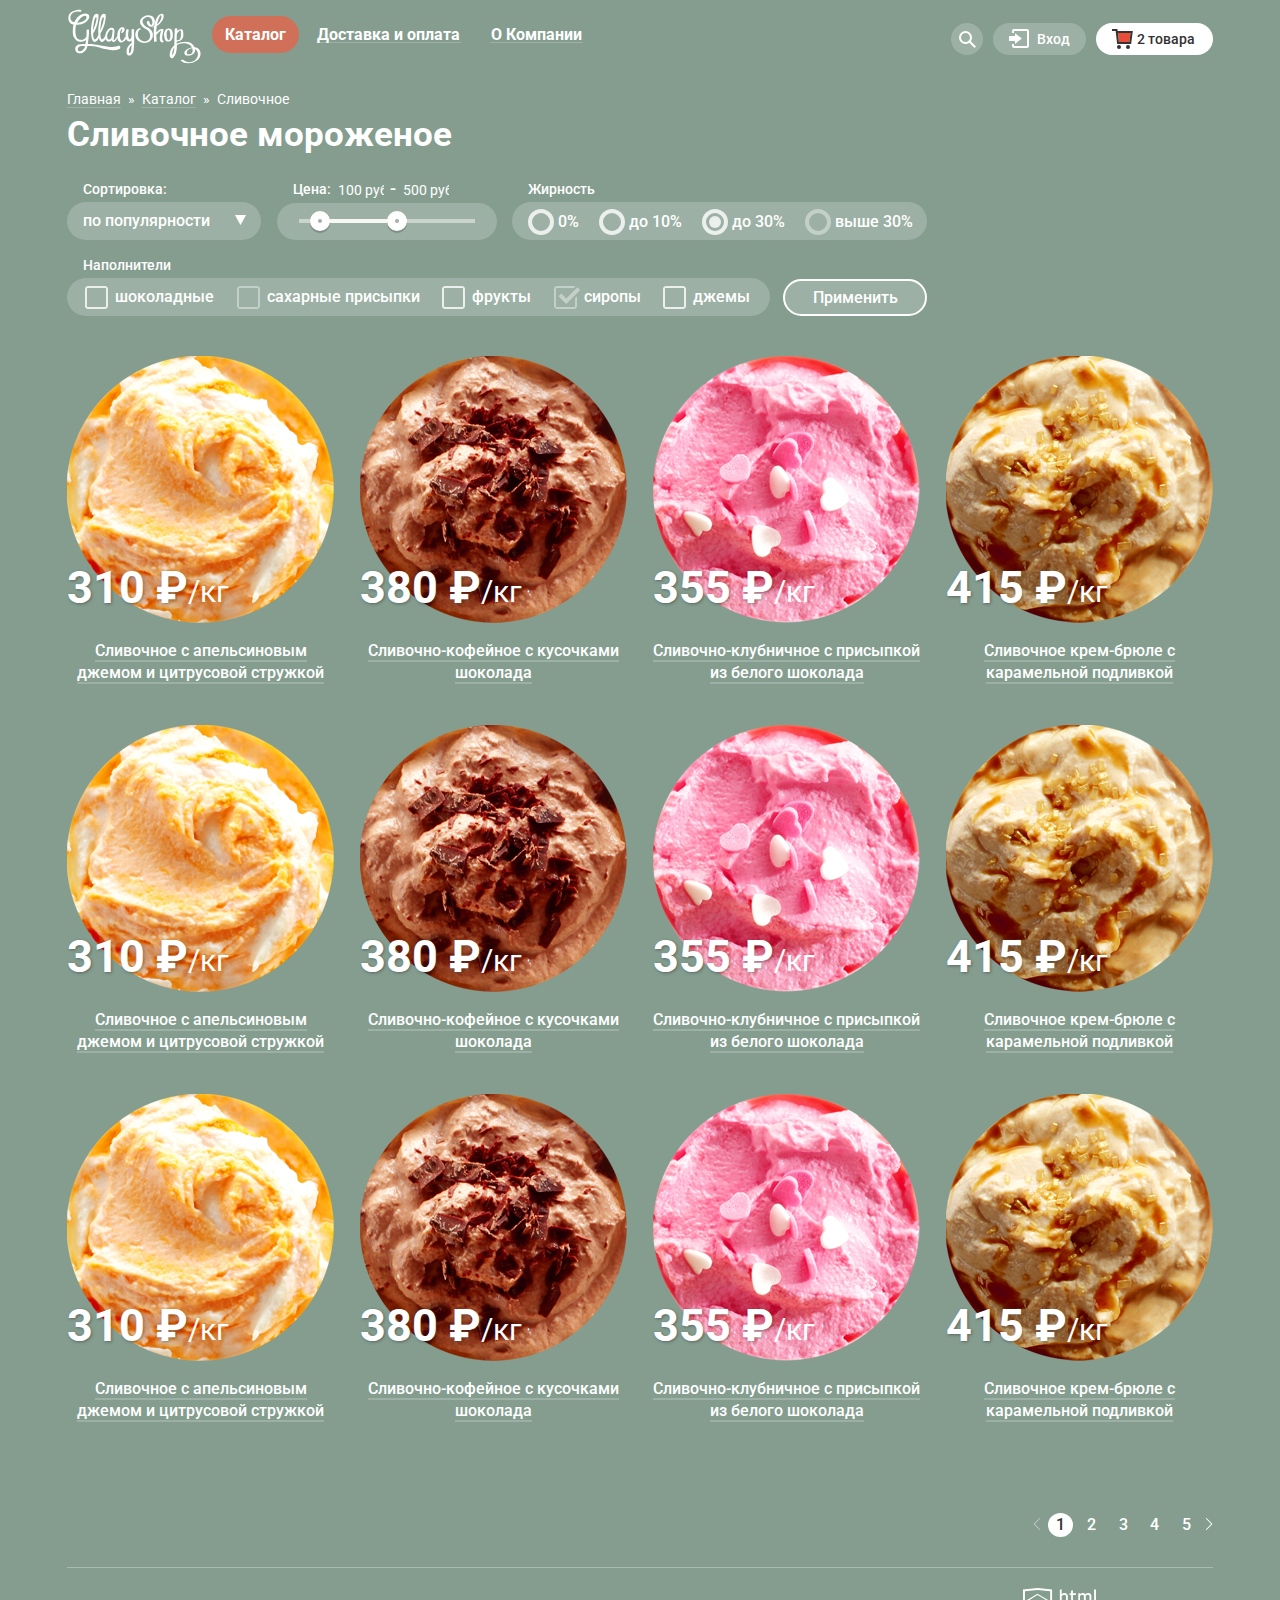
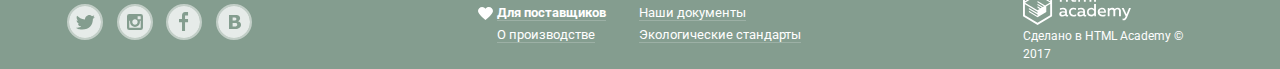
<file: catalog.html>
<html lang="ru">
    <head>
        <meta charset="utf-8">
        <title>Glacy</title>
        <link href="https://fonts.googleapis.com/css?family=Roboto:400,500,700&amp;subset=cyrillic-ext" rel="stylesheet">
        <link href="css/normalize.css" rel="stylesheet">
        <link href="css/style.css" rel="stylesheet">
    </head>
    <body class="inner-page">
        <header class="main-header">
            <a href="index.html">
            <img class="main-logo" src="img/Logo.svg" width="135" height="64" alt="Логотип">
            </a>
            <nav class="main-nav">
              <ul class="site-nav">
                <li>
                  <a class="current-page" href="#">Каталог</a>
                  <ul class="sub-menu">
                    <li class="new"><p>Новинки</p></li>
                    <li><a href="#">Сливочное</a></li>
                    <li><a href="#">Щербеты</a></li>
                    <li><a href="#">Фруктовый лед</a></li>
                    <li><a href="#">Мелорин</a></li>
                  </ul>
                </li>
                <li><a class="site-nav-a" href="#">Доставка и оплата</a></li>
                <li><a class="site-nav-a" href="#">О Компании</a></li>
              </ul>
              <ul class="user-nav">
                <li class="search-field">
                  <span class="visually-hidden">Поиск</span>
                  <p></p>
                  <ul class="search-list">
                    <li class="search-item">
                      <input class="search-input" type="text" name="search" id="id-search" placeholder="Что ищем?">
                      <label class="search-hidden" for="id-search">Что ищем?</label>
                    </li>
                  </ul>
                </li>
                <li class="login-field">
                  <p>Вход</p>
                  <ul class="login-list">
                    <li>
                      <form method="POST" action="https://echo.htmlacademy.ru">
                        <div class="login-item">
                          <input class="login-input" type="email" name="email" id="id-email" placeholder="Электронная почта">
                          <label class="login-hidden" for="id-email">Ваша электронная почта</label>
                        </div>
                        <div class="login-item">
                          <input class="login-input" type="password" name="password" id="id-password" placeholder="Пароль">
                          <label class="login-hidden" for="id-password">Ваш пароль</label>
                        </div>
                        <div class="form-buttons">
                          <button class="global-btn btn-sign-in" type="submit" >Войти</button>
                          <div class="form-a">
                            <a class="new-password" href="#">Забыли пароль?</a>
                            <a class="sign-up" href="#">Новая регистрация</a>
                          </div>
                        </div>
                      </form>
                    </li>
                  </ul>
                    
                </li>
                <li class="basket">
                  <p>2 товара</p>
                  <table class="basket-list">
                    <tr class="basket-item" >
                      <td class="basket-cell"><button class="btn-close"></button></td>
                      <td class="basket-cell basket-img-1"><img src="../img/bic1.png" width="33" height="33" alt="Товар №1"></td>
                      <td class="basket-cell basket-desc">Пломбир с апельсиновым джемом</td>
                      <td class="basket-cell basket-price">1,5 кг х <span>200 руб.</span></td>
                      <td class="basket-cell basket-total">300 руб.</td>
                    </tr>
                    <tr class="basket-item">
                      <td class="basket-cell"><button class="btn-close"></button></td>
                      <td class="basket-cell basket-img-2"><img src="../img/bic2.png" width="33" height="33" alt="Товар №2"></td>
                      <td class="basket-cell basket-desc">Клубничный пломбир с присыпкой из белого шоколада</td>
                      <td class="basket-cell basket-price">1,5 кг х <span>300 руб.</span></td>
                      <td class="basket-cell basket-total">450 руб.</td>
                    </tr>
                    <tr>
                      <td class="basket-total-price" colspan="5">Итого: 750 руб.</td></tr>
                    <tr>
                      <td class=" basket-checkout" colspan="5"><button class="global-btn basket-btn">Оформить заказ</button></td>
                    </tr>
                  </table>
                </li>
              </ul>
            </nav>
          </header>
          <main class="main">
            <ul class="breadcrumbs"> 
              <li><a href="index.html">Главная</a></li>
              <li><a href="#">Каталог</a></li>
              <li><p class="breadcrumbs-current">Сливочное</p></li>
            </ul>
            <h1>Сливочное мороженое</h1>
            <section>
              <h2 class="visually-hidden">Фильтры товаров</h2>
              <form class="filter" method="GET" action="https://echo.htmlacademy.ru">
                <div class="filter-wrapper">
                <fieldset class="filter-sorting">
                  <legend>Сортировка:</legend>
                  <select class="sorting">
                    <option value="">по популярности</option>
                    <option>сначала недорогие</option>
                    <option>сначала дорогие</option>
                    <option>по жирности</option>
                  </select>
                </fieldset>
                <fieldset class="filter-price-controls">
                  <div class="price-wrapper">
                    <legend>Цена:</legend>
                    <div class="min-max-price">
                      <label class="min-price"><input  type="text" value="100 руб."></label>
                      <label class="max-price">-<input  type="text" value="500 руб."></label>
                    </div>
                  </div>
                  <div class="price-controls">
                    <div class="scale">
                      <div class="bar"></div> 
                    </div>
                    <div class="range-toggle range-toggle-min"></div>
                    <div class="range-toggle range-toggle-max"></div>
                  </div>
                </fieldset>
                <fieldset class="filter-fattiness">
                  <legend>Жирность</legend>
                  <ul class="fattiness-list">
                    <li class="fattiness-item">
                      <input class="visually-hidden filter-input filter-input-radio" type="radio" 
                      name="fattiness" id="filter-0%">
                      <label for="filter-0%">0%</label>
                    </li>
                    <li class="fattiness-item">
                      <input class="visually-hidden filter-input filter-input-radio" type="radio" 
                      name="fattiness" id="filter-10%">
                      <label for="filter-10%">до 10%</label>
                    </li>
                    <li class="fattiness-item">
                      <input class="visually-hidden filter-input filter-input-radio" type="radio" 
                      name="fattiness" id="filter-30%" checked>
                      <label for="filter-30%">до 30%</label>
                    </li>
                    <li class="fattiness-item">
                      <input class="visually-hidden filter-input filter-input-radio" type="radio" 
                      name="fattiness" id="filter-more-30%"  disabled>
                      <label for="filter-more-30%">выше 30%</label>
                    </li>
                  </ul>
                </fieldset>
                <fieldset class="filter-options">
                  <legend>Наполнители</legend>
                  <ul class="options-list">
                    <li class="options-item">
                      <input class="visually-hidden filter-input filter-input-checkbox" type="checkbox" 
                      name="choco" id="filter-choco">
                      <label for="filter-choco">шоколадные</label>
                    </li>
                    <li class="options-item">
                      <input class="visually-hidden filter-input filter-input-checkbox" type="checkbox" 
                      name="crisps" id="filter-crisps" disabled>
                      <label for="filter-crisps">сахарные присыпки</label>
                    </li>
                    <li class="options-item">
                      <input class="visually-hidden filter-input filter-input-checkbox" type="checkbox" 
                      name="fruits" id="filter-fruit">
                      <label for="filter-fruit">фрукты</label>
                    </li>
                    <li class="options-item">
                      <input class="visually-hidden filter-input filter-input-checkbox" type="checkbox" 
                      name="syrups" id="filter-syrup" checked disabled>
                      <label for="filter-syrup">сиропы</label>
                    </li>
                    <li class="options-item">
                      <input class="visually-hidden filter-input filter-input-checkbox" type="checkbox" 
                      name="jams" id="filter-jam">
                      <label for="filter-jam">джемы</label>
                    </li>
                  </ul>
                </fieldset>
                <button class="inner-filter-btn" type="submit">Применить</button>
              </div>
              </form>
            </section>
            <section class="catalog-list">
              <h2 class="visually-hidden">Список товаров</h2>
              <ul class="popular-list">
                <li class="popular-item">
                  <b>310 ₽</b>
                  <p>/кг</p>
                  <h3 class="popular-item-type">
                    <a href="#">Сливочное с апельсиновым джемом и цитрусовой стружкой</a>
                </h3>
                <div class="hover-wrapper"></div>
                  <button class="global-btn fast-btn"><a href="#">Быстрый просмотр</a></button>
                </li>
                <li class="popular-item">
                    <b>380 ₽</b>
                    <p>/кг</p>
                    <h3 class="popular-item-type">
                      <a href="#">Сливочно-кофейное с кусочками шоколада</a>
                  </h3>
                  <div class="hover-wrapper"></div>
                  <button class="global-btn fast-btn"><a href="#">Быстрый просмотр</a></button>
                </li>
                <li class="popular-item">
                    <b>355 ₽</b>
                    <p>/кг</p>
                    <h3 class="popular-item-type">
                      <a href="#">Сливочно-клубничное с присыпкой из белого шоколада</a>
                  </h3>
                  <div class="hover-wrapper"></div>
                  <button class="global-btn fast-btn"><a href="#">Быстрый просмотр</a></button>
                </li>
                <li class="popular-item">
                    <b>415 ₽</b>
                    <p>/кг</p>
                    <h3 class="popular-item-type">
                      <a href="#">Сливочное крем-брюле с карамельной подливкой</a>
                  </h3>
                  <div class="hover-wrapper"></div>
                  <button class="global-btn fast-btn"><a href="#">Быстрый просмотр</a></button>
                </li>
                <li class="popular-item">
                  <b>310 ₽</b>
                  <p>/кг</p>
                  <h3 class="popular-item-type">
                    <a href="#">Сливочное с апельсиновым джемом и цитрусовой стружкой</a>
                </h3>
                <div class="hover-wrapper"></div>
                  <button class="global-btn fast-btn"><a href="#">Быстрый просмотр</a></button>
                </li>
                <li class="popular-item">
                    <b>380 ₽</b>
                    <p>/кг</p>
                    <h3 class="popular-item-type">
                      <a href="#">Сливочно-кофейное с кусочками шоколада</a>
                  </h3>
                  <div class="hover-wrapper"></div>
                  <button class="global-btn fast-btn"><a href="#">Быстрый просмотр</a></button>
                </li>
                <li class="popular-item">
                    <b>355 ₽</b>
                    <p>/кг</p>
                    <h3 class="popular-item-type">
                      <a href="#">Сливочно-клубничное с присыпкой из белого шоколада</a>
                  </h3>
                  <div class="hover-wrapper"></div>
                  <button class="global-btn fast-btn"><a href="#">Быстрый просмотр</a></button>
                </li>
                <li class="popular-item">
                    <b>415 ₽</b>
                    <p>/кг</p>
                    <h3 class="popular-item-type">
                      <a href="#">Сливочное крем-брюле с карамельной подливкой</a>
                  </h3>
                  <div class="hover-wrapper"></div>
                  <button class="global-btn fast-btn"><a href="#">Быстрый просмотр</a></button>
                </li>
                <li class="popular-item">
                  <b>310 ₽</b>
                  <p>/кг</p>
                  <h3 class="popular-item-type">
                    <a href="#">Сливочное с апельсиновым джемом и цитрусовой стружкой</a>
                </h3>
                <div class="hover-wrapper"></div>
                  <button class="global-btn fast-btn"><a href="#">Быстрый просмотр</a></button>
                </li>
                <li class="popular-item">
                    <b>380 ₽</b>
                    <p>/кг</p>
                    <h3 class="popular-item-type">
                      <a href="#">Сливочно-кофейное с кусочками шоколада</a>
                  </h3>
                  <div class="hover-wrapper"></div>
                  <button class="global-btn fast-btn"><a href="#">Быстрый просмотр</a></button>
                </li>
                <li class="popular-item">
                    <b>355 ₽</b>
                    <p>/кг</p>
                    <h3 class="popular-item-type">
                      <a href="#">Сливочно-клубничное с присыпкой из белого шоколада</a>
                  </h3>
                  <div class="hover-wrapper"></div>
                  <button class="global-btn fast-btn"><a href="#">Быстрый просмотр</a></button>
                </li>
                <li class="popular-item">
                    <b>415 ₽</b>
                    <p>/кг</p>
                    <h3 class="popular-item-type">
                      <a href="#">Сливочное крем-брюле с карамельной подливкой</a>
                  </h3>
                  <div class="hover-wrapper"></div>
                  <button class="global-btn fast-btn"><a href="#">Быстрый просмотр</a></button>
                </li>
              </ul>
              <ul class="pagination-list">
                <li><a class="pagination-btn pagination-btn-left"></a></li>
                <li><a class="pagination-item pagination-item-current" href="#">1</a></li>
                <li><a class="pagination-item" href="#">2</a></li>
                <li><a class="pagination-item" href="#">3</a></li>
                <li><a class="pagination-item" href="#">4</a></li>
                <li><a class="pagination-item" href="#">5</a></li>
                <li><a class="pagination-btn pagination-btn-right"></a></li>
              </ul>
            </section>
          </main>
          <footer class="footer-wrapper">
            <div class="social">
              <ul class="social-list">
                <li class="social-item"><a  href="#"><span class="visually-hidden">Twitter</span>
                  <svg class="svg-opacity" xmlns="http://www.w3.org/2000/svg" width="32" height="32" viewBox="0 0 32 32"><path fill="#FFF" d="M16 0C7.164 0 0 7.164 0 16c0 8.837 7.164 16 16 16 8.837 0 16-7.163 16-16 0-8.836-7.163-16-16-16zm7.944 12.809c-.251 6.516-3.463 10.832-10.992 10.702h-.486c-.447 0-4.543-.443-5.344-1.823 2.479.19 4.247-.406 5.12-1.136-1.048-.289-2.923-.461-3.251-2.848.384.104.618.221 1.299.113-1.307-.824-2.758-1.519-2.679-3.643.311.317 1.164.518 1.46.457-.768-.233-2.149-3.244-.974-4.781 1.984 1.79 4.075 3.482 7.804 3.643.227-2.214 1.24-3.699 3.168-4.325 1.84-.479 3.255.26 3.901 1.138.737-.224 1.453-.466 2.193-.685-.004.833-.569 1.463-.935 1.709.747.165 1.423-.475 1.423-.475-.184.963-1.094 1.725-1.707 1.954z"/></svg>
                </a></li>
                <li class="social-item"><a  href="#"><span class="visually-hidden">Instagram</span>
                  <svg class="svg-opacity" xmlns="http://www.w3.org/2000/svg" width="32" height="32" viewBox="0 0 32 32"><g fill="#FFF"><path d="M20.916 16a4.938 4.938 0 1 1-9.877 0c0-.394.051-.773.138-1.14h-.897v6.838h11.396V14.86h-.897c.086.367.137.746.137 1.14z"/><path d="M15.978 18.659c1.466 0 2.659-1.193 2.659-2.659s-1.193-2.659-2.659-2.659c-1.466 0-2.659 1.193-2.659 2.659s1.192 2.659 2.659 2.659zM18.637 10.302h3.039v3.039h-3.039z"/><path d="M16 0C7.164 0 0 7.164 0 16c0 8.837 7.164 16 16 16 8.837 0 16-7.163 16-16 0-8.836-7.163-16-16-16zm7.955 21.698a2.285 2.285 0 0 1-2.279 2.279H10.279A2.285 2.285 0 0 1 8 21.698V10.302a2.286 2.286 0 0 1 2.279-2.279h11.396a2.286 2.286 0 0 1 2.279 2.279v11.396z"/></g></svg>
                </a></li>
                <li class="social-item"><a  href="#"><span class="visually-hidden">Facebook</span>
                  <svg class="svg-opacity" xmlns="http://www.w3.org/2000/svg" width="32" height="32" viewBox="0 0 32 32"><path fill="#FFF" d="M16 0C7.164 0 0 7.163 0 16s7.164 16 16 16c8.837 0 16-7.164 16-16S24.837 0 16 0zm4.062 9.455h-3.021v3.444h3.021v3.445h-3.021v8.61H14.02v-8.61H11v-3.445h3.021V9.455c0-1.902 1.353-3.445 3.021-3.445h3.021v3.445z"/></svg>
                </a></li>
                <li class="social-item"><a  href="#"><span class="visually-hidden">Vkontakte</span>
                  <svg class="svg-opacity" xmlns="http://www.w3.org/2000/svg" width="32" height="32" viewBox="0 0 32 32"><g fill="#FFF"><path d="M16.637 14.495c.402-.019.719-.082.951-.188.326-.145.54-.33.641-.559.101-.229.15-.496.15-.797 0-.232-.058-.465-.174-.697-.116-.232-.322-.405-.617-.517-.264-.1-.592-.155-.984-.165a76.242 76.242 0 0 0-1.652-.014h-.339v2.965h.565c.571 0 1.057-.009 1.459-.028zM18.118 17.084c-.282-.081-.672-.125-1.166-.132a127.97 127.97 0 0 0-1.55-.009h-.79v3.493h.264c1.014 0 1.74-.003 2.18-.009a3.2 3.2 0 0 0 1.212-.245c.377-.157.633-.364.774-.625s.214-.562.214-.9c0-.446-.088-.788-.261-1.03-.17-.241-.464-.423-.877-.543z"/><path d="M16 0C7.164 0 0 7.164 0 16c0 8.837 7.164 16 16 16 8.837 0 16-7.163 16-16 0-8.836-7.163-16-16-16zm6.602 20.531a3.73 3.73 0 0 1-1.124 1.327c-.552.415-1.161.71-1.823.886s-1.501.264-2.519.264h-6.121V8.987h5.443c1.13 0 1.957.038 2.48.113a5.126 5.126 0 0 1 1.561.5c.533.27.929.632 1.189 1.087.26.455.392.975.392 1.558 0 .678-.179 1.278-.536 1.795-.358.518-.863.92-1.517 1.208v.075c.917.182 1.642.559 2.179 1.13.537.571.807 1.325.807 2.261 0 .678-.138 1.283-.411 1.817z"/></g></svg>
                </a></li>
              </ul>
            </div>
            <ul class="useful-list">
              <li class="useful-item useful-item-bold"><a href="#">Для поставщиков</a></li>
              <li class="useful-item"><a href="#">Наши документы</a></li>
              <li class="useful-item"><a href="#">О производстве</a></li>
              <li class="useful-item"><a href="#">Экологические стандарты</a></li>
            </ul>
            <ul class="copyright">
              <li class="coop-item"><a class="coop-logo" href="htmlacademy.ru"><span class="visually-hidden">htmlacademy</span></a></li>
              <li class="coop-item">Сделано в <a href="htmlacademy.ru">HTML Academy</a> © 2017</li>
            </ul>
          </footer>
    </body>
    </html>
</file>
<file: css/style.css>
body  {
  font-family: 'Roboto', 'Arial', sans-serif;
  font-size: 18px;
  line-height: 1.2;
  background-color: #849d8f;
  color: black;
}

a { 
text-decoration: none;
}

* {
  outline: none;
  box-sizing: border-box;
}

.visually-hidden:not(:focus):not(:active),
input[type="checkbox"].visually-hidden,
input[type="radio"].visually-hidden {
  
  position: absolute;
  
  width: 1px;
  height: 1px;
  margin: -1px;
  border: 0;
  padding: 0;
  
  white-space: nowrap;
  
  clip-path: inset(100%);
  clip: rect(0 0 0 0);
  overflow: hidden;
}



body > input[type="radio"] {
  display: none;
}

.site-wrapper {
  min-width: 1200px;
  
  background-color: #849d8f;
  background-image: url("../img/slide-3.png");
  background-repeat: no-repeat;
  background-position: top center;

  transition: background-image 500ms ease, background-color 500ms ease; 
  -moz-transition: background-image 500ms ease, background-color 500ms ease;
}

.site-wrapper::before,
.site-wrapper::after {
  content: "";
  visibility: hidden;
}

.site-wrapper::before,
.site-wrapper::after {
  background-image: url("slide-1.png");
}

.site-wrapper::after {
  background-image: url("slide-2.png");
}

.content-wrapper {
  width: 1200px;
  margin: 0 auto;
  padding: 0 27px;
}

.slider {
  position: relative;

  padding-top: 270px;

  text-align: center;
  color: #fff;
  margin-bottom: 30px;
}

.slide {
  display: none;
}
.slide-title {
  width: 700px;
  margin: 0 auto;
  margin-bottom: 30px;

  font-weight: 800;
  font-size: 60px;
}

.global-btn{
  display: inline-block;
  vertical-align: top;
  color: #fff;
  font-size: 18px;
  font-weight: 700;
  line-height: 24px;
  text-decoration: none;
  text-shadow: 0 2px 5px rgba(160, 32, 11, 0,76);
  background: #f26843;
  background: -moz-linear-gradient(top, #f26843 0%, #e74a35 100%);
  background: -webkit-linear-gradient(top, #f26843 0%, #e74a35 100%);
  background: linear-gradient(to bottom, #f26843 0%, #e74a35 100%);
  border-radius: 100px;
  box-shadow: 0 2px 2px rgba(172, 16, 0, 0.64);
  border: none;
}

.slide-btn  {
  display: inline-block;
  padding: 12px 0;
  font-weight: 600;
  font-size: 31px;
  line-height: 41px;
  vertical-align: top;
  color: #fff;
  text-decoration: none;
  text-shadow: 0 2px 5px rgba(160, 32, 11, 0,76);
  background: #f26843;
  border-radius: 100px;
  box-shadow: 0 2px 2px rgba(172, 16, 0, 0.64);
  width: 280px;
  height: 64px;
  box-shadow: 0 2px 2px rgba(172, 16, 0, 0.64);
  background-color: #ffffff;
  background-image: linear-gradient(to top, #e74a35 0%, #f26843 100%);
}

.slide-btn:hover,
.global-btn:hover {
  background: -moz-linear-gradient(top, #f58669 0%, #ec6f5e 100%);
  background: -webkit-linear-gradient(top, #f58669 0%, #ec6f5e 100%);
  background: linear-gradient(to bottom, #f58669 0%, #ec6f5e 100%);
  box-shadow: 0 2px 2px rgba(172, 16, 0, 1);
}

.slide-btn:active,
.global-btn:active {
  background: -moz-linear-gradient(top, #d84732 0%, #e1613e 100%);
  background: -webkit-linear-gradient(top, #d84732 0%, #e1613e 100%);
  background: linear-gradient(to bottom, #d84732 0%, #e1613e 100%);
  box-shadow: inset 0 2px 2px rgba(172, 16, 0, 1);

}

.slider-controls {
  position: absolute;
  bottom: 25px;
  left: 0;
  z-index: 20;
  font-size: 0;
}
.slider-controls label {
  display: inline-block;
  width: 17px;
  height: 17px;
  margin-right: 8px;
  vertical-align: top;
  background-color: transparent;
  border: 2px solid #fff;
  border-radius: 50%;
  cursor: pointer;
}

#btn-1:checked ~ .site-wrapper #slide1,
#btn-2:checked ~ .site-wrapper #slide2,
#btn-3:checked ~ .site-wrapper #slide3 {
  display: block;
}

#btn-1:checked ~ .site-wrapper {
  background-color: #849d8f;
  background-image: url("../img/slide-3.png");
}
#btn-2:checked ~ .site-wrapper {
  background-color: #8996a6;
  background-image: url("../img/slide-2.png");
}

#btn-3:checked ~ .site-wrapper {
  background-color: #9d8d84;
  background-image: url("../img/slide-1.png");
}


#btn-1:checked ~ .site-wrapper label[for="btn-1"],
#btn-2:checked ~ .site-wrapper label[for="btn-2"],
#btn-3:checked ~ .site-wrapper label[for="btn-3"] {
  background-color: #fff;;
}

.basket {
  margin-bottom: 20px;
}

.contacts {
  display: flex;
  flex-direction: column;
  align-items: flex-end;
  color: #fff;
}

.contacts p {
  margin: 0;
}

.contacts .work-time {
  margin-bottom: 6px;
  font-size: 14px;
  font-weight: 700;
  line-height: 16px;
}

.contacts .phone {
  font-size: 22px;
  font-weight: 700;
  line-height: 24px
}

.main-header {
  display: flex;
}
.main-header  .main-logo {
  padding-top: 9px;
  margin-right: 10px;
}

.inner-page .main-header {
  margin-bottom: 16px;
}

.main-nav {
  display: flex;
  flex-direction: row;
  justify-content: space-between;
  width: 100%;
 
}

.site-nav {
  display: flex;
  position: relative;
  justify-content: left;
  margin: 0;
  margin-top: 23px;
  padding: 0;
  list-style: none;
  width: 500px;
}

.site-nav li a {
  font-size: 16px;
  font-weight: 700;
  line-height: 18px;
  color: #fff;
}


.user-nav {
  display: flex;
  margin: 0;
  padding: 0;
  margin-top: 23px;
  width: 262px;
  list-style: none;
  font-size: 14px;
  font-weight: 500;
  line-height: 16px;
  color: #fff;
  
}

.user-nav li p {
  position: relative;
  background-color: rgba(255, 255, 255, 0.2);
  border-radius: 100px;
  margin: 0;
}

.user-nav li p {
  margin-right: 10px;
}

.user-nav .search-field p {
  width: 32px;
  height: 32px;
  background-image: url("../img/loupe.svg");
  background-repeat: no-repeat;
  background-position: center;
}

.user-nav .login-field p {
  width: 93px;
  height: 32px;
  padding: 8px 17px 9px 44px;
}


.user-nav .login-field  p::before {
  content: "";
  position: absolute;
  top: 6px;
  left: 16px;
  width: 21px;
  height: 19px;
  background-image: url("../img/entrance-white.svg");
  background-repeat: no-repeat;
  background-position: 0 0;
}

.user-nav .login-field p:hover::before {
  background-image: url("../img/entrance.svg");
}

.user-nav .login-field p:hover {
  background-color: #fff;
  color: #000;
}


.user-nav .basket  p {
  width: 117px;
  height: 32px;
  padding: 8px 16px 9px 41px;
  margin-right: 0;
}

.user-nav .basket p::before {
  content: "";
  position: absolute;
  top: 6px;
  left: 16px;
  width: 21px;
  height: 20px;
  background-image: url("../img/basket.svg");
  background-repeat: no-repeat;
  background-position: 0 0;
}

.search-field {
  position: relative; 
}

.search-list {
  display: none;
  padding: 0;
  position: absolute;
  top: 36;
  right: 10;
  list-style: none;
  z-index: 100;
}

.search-field:hover .search-list {
  display: block;
}

.search-field:hover p {
  background-image: url("../img/loupe-hover.svg");
  background-color: #fff;
}

.search-list .search-item {
  padding: 20px 15px;
  box-shadow: 0 20px 20px rgba(0, 0, 0, 0.4);
  background-color: #f8f7f4;
  border-radius: 5px;
}

.search-input {
  width: 311px;
  padding: 15px;
  border: 1px solid #d3d3d2;
  border-radius: 4px;
  color: #999999;
  font-size: 14px;
  font-weight: 400;
  line-height: 14px;
}

.search-input:focus::placeholder {
  color: transparent;
}

.search-input:focus {
  border: 2px solid rgba(46, 136, 228, 0.52);
  padding: 14px;
  color: #323232;
  font-size: 14px;
  font-weight: 700;
  line-height: 14px;
}

.search-input:focus + label {
  display: block;
}

.search-hidden {
  display: none;
  position: absolute;
  top: 7;
  left: 15;
  color: #5b9ddf;
  font-size: 11px;
  font-weight: 400;
  line-height: 11px;
  padding-left: 15px;
  
}

.login-field {
  position: relative;
}

.login-list form {
  margin-bottom: 0;
}

.login-list {
 display: none;
  position: absolute;
  top: 36;
  right: 10;
  padding: 0;
  padding: 20px 17px 22px 19px;
  list-style: none;
  width: 277px;
  box-shadow: 0 20px 20px rgba(0, 0, 0, 0.4);
  background-color: #f8f7f4;
  border-radius: 5px;
  z-index: 100;
}

.login-field:hover .login-list {
  display: block;
}

.login-item {
  margin-bottom: 20px;
}

.login-input {
  width: 241px;
  padding: 15px;
  border: 1px solid #d3d3d2;
  border-radius: 4px;
  color: #999999;
  font-size: 14px;
  font-weight: 400;
  line-height: 14px;
}

.login-hidden{
  display: none;
  position: absolute;
  top: 7;
  left: 20;
  color: #5b9ddf;
  font-size: 11px;
  font-weight: 400;
  line-height: 11px;
  padding-left: 15px;
}

.login-item:nth-child(2) .login-hidden {
  top: 76;
}

.form-buttons {
  display: flex;
  flex-wrap: wrap;
  position: relative;
}

.form-a {
  display: flex;
  flex-direction: column;
}

.btn-sign-in {
  box-sizing: content-box;
  padding: 16px 25px 14px 25px;
  width: 50px;
  color: #fefefe;
  margin-right: 20px;
}

.login-list a {
  color: #323232;
  font-size: 13px;
  font-weight: 400;
  line-height: 24px; 
}

.new-password::after {
  content: "";
  position: absolute;
  height: 1px;
  top: 19px;
  left: 120;
  right: 21px;
  background-color: rgba(0, 0, 0, 0.3);
}

.sign-up::after {
  content: "";
  position: absolute;
  height: 1px;
  top: 43;
  left: 120;
  right: 3px;
  background-color: rgba(0, 0, 0, 0.3);
}
/* 
.login-field:hover p {
  background-color: #fff;
  color: #000;
} */


.login-input:focus::placeholder {
  color: transparent;
}

.login-input:focus + label {
  display: block;
}

.login-input:focus {
  border: 2px solid rgba(46, 136, 228, 0.52);
  padding: 14px;
  color: #323232;
  font-size: 14px;
  font-weight: 700;
  line-height: 14px;
}

.sub-menu {
  position: absolute;
  list-style: none;
  left: -7px;
  top: 34px;
  margin: 0;
  padding: 0;
  width: 143px;
  box-shadow: 0 20px 20px rgba(0, 0, 0, 0.4);
  background-color: #f8f7f4;
  border-radius: 4px;
  z-index: 100;
  display: none;
}

.site-nav li {
  margin-right: 5px;
}

.site-nav li a {
  position: relative;
  padding: 9px 13px;

}

.site-nav li a::after {
  content: "";
  position: absolute;
  right: 12px;
  bottom: 10px;
  left: 12px;
  height: 1px;
  background-color: rgba(255, 255, 255, 0.2);
}

.site-nav li:hover a,
.site-nav li:focus a {
  color: #323232;
  background-color: #f7f6f3;
  border-radius: 100px;
  margin-right: 0;
}

.site-nav li a:active {
  color: #323232;
  background-color: #f7f6f3;
  border-radius: 100px;
  margin-right: 0;
  box-shadow: inset 0 2px 1px #696969; 
}

.sub-menu li:hover  a {
  background-color: #fbded8;
  border-radius: 0;
  box-shadow: none;
}

.sub-menu li:active  a {
  background-color: #f6b5a5;
}

.sub-menu li {
  margin: 0;
  text-decoration: none;
}
.sub-menu li a {
  display: block;
  padding: 10px 20px;
  
  color: #323232;
  font-size: 14px;
  font-weight: 400;
  line-height: 16px;
}

.site-nav li:hover .sub-menu {
  display: block;
}

.sub-menu .new p {
  margin: 0;
  padding: 0;
  padding: 14px 21px;
  font-size: 14px;
  font-weight: 700;
  line-height: 16px;
  border-radius: 4px;

}
.site-nav li {
  position: relative;
  
}

.sub-menu .new p::after {
  content: "";

  position: absolute;
  width: 128px;
  top: 98%;
  left: 6px;
  height: 1px;
  background-color: rgba(0, 0, 0, 0.2);
} 



.sub-menu li:last-child {
  padding-bottom: 5px;
}

.current-page {
  color: #fff;
  border-radius: 100px;
  background-color: #d07058;
}



.gift-wrapper {
  display: flex;
  flex-wrap: wrap;
  justify-content: space-between;
  margin-bottom: 40px;
}

.raspberries-gift {
  display: flex;
  flex-wrap: wrap;
  color: #fff;
  padding: 20px;
  margin-bottom: 20px;
  width: 560px;
  background-color: #c32f55;
  background-image: url("../img/raspberries-gift.jpg");
  background-repeat: no-repeat;
  border-radius: 15px;
}

.raspberries-gift h2 {
  margin: 0;
  margin-bottom: 5px;
  font-size: 35px;
  font-weight: 700;
  line-height: 41px;
}

.raspberries-gift p {
  margin: 0;
  margin-bottom: 43px;
  font-size: 18px;
  font-weight: 700;
  line-height: 22px;
}

.gift-btn {
  margin-left: auto;
  padding: 15px 22px 14px 22px;
}

.gift-btn-fix {
  margin-left: 355px;
  padding: 15px 22px 14px 22px;
}

.choco-gift {
  display: flex;
  flex-wrap: wrap;
  color: #fff;
  padding: 20px;
  margin-bottom: 20px;
  width: 560px;
  background-color: #5e3924;
  background-image: url("../img/choco-gift.jpg");
  background-repeat: no-repeat;
  border-radius: 15px;
}

.choco-gift h2 {
  margin: 0;
  margin-bottom: 5px;
  font-size: 35px;
  font-weight: 700;
  line-height: 41px;
}

.choco-gift p {
  margin: 0;
  margin-bottom: 43px;
  font-size: 18px;
  font-weight: 700;
  line-height: 22px;
}

.popular-list {
  display: flex;
  justify-content: space-between;
  flex-wrap: wrap;
  margin: 0;
  padding: 0;
  list-style: none;
  margin-bottom: 40px;
}

.inner-page .popular-list {
  margin-bottom: 50px;
}

.popular-item {
  position: relative;
  display: flex;
  flex-wrap: wrap;
  align-items: flex-end; 
  color: #ffffff;
  padding-top: 209px;
  width: 267px; 
}

.popular-item b { 
  text-shadow: 1px 1px 3px rgba(49, 50, 53, 0.5);
  color: #ffffff;
  font-family: Roboto;
  font-size: 45px;
  font-weight: 700;
  line-height: 45px;
}

.popular-item p {
  margin: 0;
  font-size: 30px;
}

.popular-item-type {
  margin: 0;
  margin-top: 30px;
}

.popular-item-type {
  text-align: center;
}

.popular-item-type a {
 
  color: #fff;
  font-size: 16px;
  font-weight: 500;
  line-height: 22px;
  border-bottom: 2px solid rgba(255, 255, 255, 0.2);
  /* text-decoration: underline rgba(255, 255, 255, 0.2); */
  
}

.popular-item::before {
  content: "";
  position: absolute;
  top: 0;
  width: 61px;
  height: 61px;
  background-image: url("../img/hit.svg");
  background-repeat: no-repeat;
}

.inner-page .popular-item::before {
  display: none;
}

.popular-item:nth-child(1) {
  background-image: url("../img/ic1.png");
  background-repeat: no-repeat;
}

.popular-item:nth-child(2) {
  background-image: url("../img/ic2.png");
  background-repeat: no-repeat;
}

.popular-item:nth-child(3) {
  background-image: url("../img/ic3.png");
  background-repeat: no-repeat;
}
.popular-item:nth-child(4) {
  background-image: url("../img/ic4.png");
  background-repeat: no-repeat;
}

.features {
  padding: 25px 35px 0 20px;
  background-image: url("../img/waffles-texture.jpg");
  border-radius: 15px;
  margin-bottom: 40px;
}

.features h2 {
  margin: 0;
  color: #323232;
  font-size: 24px;
  font-weight: 500;
  line-height: 30px;
  margin-bottom: 20px;
}

.features-list {
  display: flex;
  flex-wrap: wrap;
  justify-content: space-between;
  margin: 0;
  padding: 0;
  list-style: none;
}

.features-item {
  position: relative;
  margin-left: 58px;
  margin-bottom: 22px;
  width: 476px;
  color: #323232;
  font-size: 16px;
  font-weight: 400;
  line-height: 22px;
}

.features-item p {
  margin: 0;
}

.features-item:nth-child(1)::before {
  position: absolute;
  content: "";
  top: -12px;
  left: -56px;
  width: 49px;
  height: 49px;
  background-image: url("../img/ice-cream.svg");
  background-repeat: no-repeat;
}

.features-item:nth-child(2)::before {
  position: absolute;
  content: "";
  top: -12px;
  left: -56px;
  width: 49px;
  height: 49px;
  background-image: url("../img/cow.svg ");
  background-repeat: no-repeat;
}

.features-item:nth-child(3)::before {
  position: absolute;
  content: "";
  top: -12px;
  left: -56px;
  width: 49px;
  height: 49px;
  background-image: url("../img/eco.svg");
  background-repeat: no-repeat;
}

.features-item:nth-child(4)::before {
  position: absolute;
  content: "";
  top: -12px;
  left: -56px;
  width: 49px;
  height: 49px;
  background-image: url("../img/thermometer.svg");
  background-repeat: no-repeat;
}

.section-box {
  display: flex;
  justify-content: space-between;
  margin-bottom: 40px;
}

.blog {
  color: #000;
  padding: 33px 259px 33px 20px;
  min-height: 220px;
  width: 560px;
  background-color: #fff;
  background-image: url("../img/Strawberry.jpg");
  background-repeat: no-repeat;
  border-radius: 15px;
}

.blog p {
  margin: 0;
  margin-bottom: 7px;
  color: #323232;
  font-size: 16px;
  font-weight: 500;
  line-height: 22px;
}

.blog a {
  color: #323232;
  font-size: 24px;
  font-weight: 700;
  line-height: 30px;
  border-bottom: 2px solid #323232;
  
}

.subscribe {
  display: flex;
  flex-wrap: wrap;
  align-items: baseline;
  color: #000;
  width: 560px;
  padding: 5px;
  background-color: #fff;
  background-image: url("../img/bg-post.svg");
  background-repeat: no-repeat;
  border-radius: 15px;
}

.subsrcibe-wrapper {
  padding: 30px 20px;
  background-color: #f8f7f4; 
  border-radius: 15px;
}

.subsrcibe-wrapper p {
  margin: 0;
  margin-bottom: 38px;
  color: #5a5a5a;
  font-size: 16px;
  font-weight: 400;
  line-height: 22px;
}

.subs-input { 
  width: 368px;
  padding: 9px;
  color: #999999;
  font-size: 16px;
  font-weight: 400;
  line-height: 24px;
  border: 1px solid rgba(178, 178, 178, 0.52);
  background-color: #ffffff;
  border-radius: 4px;
}

.subs-input:focus::placeholder {
  color: transparent;
}

.subs-btn {
  padding: 11px 19px 10px 19px;
  color: #fefefe;
  font-size: 18px;
  font-weight: 700;
  line-height: 24px;
}

.map {
  margin-left: -27px;
  margin-right: -27px;
}

.contacts-all {
  position: absolute;
  top: 60px;                   
  right: 27px;
  width: 302px;
  background-color: #fff;
  border-radius: 15px;
  padding: 29px 25px;
}

.contacts-all p:nth-child(2n+1) {
  margin: 0;
  color: #323232;
  font-size: 14px;
  font-weight: 400;
  line-height: 20px;
}

.contacts-all p:nth-child(2n) {
  margin: 0;
  color: #323232;
  font-size: 18px;
  font-weight: 700;
  line-height: 24px;
}

.contacts-all p:nth-child(1) {
  margin-bottom: 3px;
}

.contacts-all p:nth-child(2) {
  margin-bottom: 17px;
}

.contacts-all p:nth-child(3) {
  margin-bottom: 6px;
}

.contacts-all p:nth-child(4) {
  margin-bottom: 5px;
}

.contacts-all p:nth-child(5) {
  margin-bottom: 23px;
}

.form-btn {
  padding: 10px 27px;
  color: #fefefe;
  font-size: 18px;
  font-weight: 700;
  line-height: 24px;
}

.location {
  margin-bottom: 20px;
  position: relative;
}

.modal-comment {
  display: none;
  position: fixed;
  z-index: 100;
  left: 50%;
  top: 337px;
  margin-left: -238px;
  width: 478px;
  padding: 18px 25px 27px 24px;
  background-color: #f8f7f4;
  border-radius: 15px;
}

.modal-comment form {
  margin: 0;
}

.modal-comment h2 {
  margin: 0;
  margin-bottom: 22px;
  color: #323232;
  font-size: 24px;
  font-weight: 500;
  line-height: 28px;
}

.modal-comment input::placeholder {
  color: #999999;
  font-size: 16px;
  font-weight: 400;
  line-height: 24px;
}

.modal-comment input {
  padding: 8px 15px 8px 15px;
  margin-bottom: 20px;
  width: 267px;
  color: #323232;
  font-size: 16px;
  font-weight: 700;
  line-height: 24px;
  border: 1px solid rgba(178, 178, 178, 0.52);
  background-color: #ffffff;
  border-radius: 4px;
}

.modal-comment .comment-input {
  padding: 5px 15px 5px 15px;
  margin-bottom: 20px;
  color: #323232;
  font-size: 16px;
  font-weight: 700;
  line-height: 24px;
  border: 1px solid rgba(178, 178, 178, 0.52);
  background-color: #ffffff;
  border-radius: 4px;
  width: 428px;
  height: 155px;
  resize: none;
}

.modal-comment .comment-input::placeholder {
  color: #999999;
  font-size: 16px;
  font-weight: 400;
  line-height: 24px;
}

.modal-comment label {
  display: none;
  position: absolute;
  top: -12;
  left: 16;
  color: #5b9ddf;
  font-size: 11px;
  font-weight: 400;
  line-height: 11px;
}

.modal-comment div {
  position: relative;
}

.send-form-btn {
  display: block;
  margin-left: auto;
  padding: 11px 24px;
}

.modal-comment input:focus::placeholder {
  color: transparent;
}

.modal-comment textarea:focus::placeholder {
  color: transparent;
}
 
.modal-comment input:focus + label {
  display: block;
}

.modal-comment textarea:focus + label {
  display: block;
}

.modal-close {
  position: absolute;
  top: 15;
  right: 17;
  width: 23px;
  height: 23px;
  font-size: 0;
  background-color: transparent;
  border: none;
  cursor: pointer;
}

.modal-close::before {
  content: "";
  position: absolute;
  top: 0;
  width: 2px;
  height: 22px;
  background-color: #231f20;
  transform: rotate(-45deg);
}

.modal-close::after {
  content: "";
  position: absolute;
  top: 0;
  width: 2px;
  height: 22px;
  background-color: #231f20;
  transform: rotate(45deg);
}

.footer-wrapper {
  display: flex;
  justify-content: space-between;
}

.social {
  padding-top: 16px;
  margin-bottom: 29px;
}

.social-list {
  display: flex;
  justify-content: space-between;
  flex-wrap: nowrap;
  margin: 0;
  padding: 0;
  width: 185px;
  list-style: none;
}

.social-item {
  width: 36px;
  height: 36px;
  border-radius: 100%;
  background-repeat: no-repeat;
  border: 2px solid rgba(255, 255, 255, 0.5);
}

.svg-opacity {
  fill-opacity: 0.8;
}

.social-item:hover,
.social-item:focus { 
  border: 2px solid rgba(255, 255, 255, 0.7);
}

.social-item:hover .svg-opacity {
  fill-opacity: 1;
}

.social-item:focus .svg-opacity {
  fill-opacity: 1;
}

.social-item:active {
  border: 2px solid rgba(255, 255, 255, 0.7);
}

.social-item:active .svg-opacity{
  fill-opacity: 0.9;
}

.useful-list {
  display: flex;
  flex-wrap: wrap;
  justify-content: space-between;
  width: 326px;
  height: 35px;
  margin: 0;
  padding: 0;
  list-style: none;
  margin-top: 12px;
  padding-left: 22px;
 
}

.useful-list a {
  color: #ffffff;
  font-size: 13px;
  font-weight: 400;
  line-height: 18px;
  border-bottom: 1px solid rgba(255,255,255, 0.2);
}

.useful-item-bold a {
  font-weight: 700;
}

.useful-item-bold {
  position: relative;
}

.useful-item-bold::before {
  content: "";
  position: absolute;
  top: 7;
  left: -19;
  width: 15px;
  height: 13px;
  background-image: url("../img/heart.svg")
}

.useful-list li:nth-child(2) {
  min-width: 162px;
}

.copyright {
  margin: 0;
  padding: 0;
  list-style: none;
  width: 190px;
}


.coop-item .coop-logo {
  display: block;
  width: 108px;
  height: 39px;
  background-image: url("../img/logo-htmlacademy.svg");
  background-repeat: no-repeat;
  
  
}

.copyright  .coop-item {
  color: #fefefe;
  font-size: 12px;
  font-weight: 400;
  line-height: 18px;
}

.copyright a {
  color: #fefefe;
} 


.useful-item:hover a {
  color: #ffbc9e;
  border-bottom: 1px solid rgba(255,188,158, 0.3);
}

.coop-item:hover a {
  color: #ffbc9e;
  border-bottom: 1px solid rgba(255,188,158, 0.3);
}

.coop-item:hover .coop-logo {
  border: none;
}

.inner-page {
  width: 1200px;
  margin: 0 auto;
  padding: 0 27px;
}

.inner-page .site-nav li:first-child a::after {
  content: "";
  height: 0;
}


.inner-page .basket >  p {
  color: #323232;
  font-size: 14px;
  font-weight: 500;
  line-height: 16px;
  background-color: #fff;
  
}

.inner-page .basket {
  position: relative;
}
 
.inner-page .user-nav > li:nth-child(3) > p::before {
  content: "";
  position: absolute;
  top: 6px;
  left: 16px;
  width: 21px;
  height: 20px;
  background-image: url("../img/basket-red.svg");
  background-repeat: no-repeat;
  background-position: 0 0;
}

.inner-page .basket-list {
  display: none;
  z-index: 100;
  position: absolute;
  top: 36;
  right: 0;
  width: 540px;
  padding: 8px 15px 20px 15px;
  box-shadow: 0 20px 20px rgba(0, 0, 0, 0.4);
  background-color: #f8f7f4;
  border-radius: 15px;
  color: #323232;
  font-size: 13px;
  font-weight: 400;
  line-height: 16px;
  border-collapse: collapse; 
}

.inner-page .basket:hover .basket-list {
  display: block;

}

.basket-list span {
  color: #999999;
}

.basket-cell {
  text-align: left;
  height: 55px;
 
}

.basket-cell:nth-child(2) {
  width: 60px;
  text-align: center;
}

.basket-cell:nth-child(3) {
  width: 230px;
}

.basket-cell:nth-child(4) {
  width: 125px;
  text-align: center;
}

.basket-cell:nth-child(5) {
  width: 75px;
  text-align: center;
}


.basket-checkout,
.basket-total-price {
  text-align: right;
}

.basket-item {
  width: 510px;
}

.basket-btn {
  width: 170px;
  color: #fefefe;
  font-size: 18px;
  font-weight: 700;
  line-height: 24px;
  padding: 10px 14px;
}


.btn-close {
  position: relative;
  background: none;
  border: none;
  width: 15px;
  height: 15px;
  cursor: pointer;
}

.btn-close::before {
  content: "";
  position: absolute;
  top: 5;
  left: 0;
  width: 15px;
  height: 1px;
  background-color: #000;
  transform: rotate(45deg)
}

.btn-close::after {
  content: "";
  position: absolute;
  top: 5;
  left: 0;
  width: 15px;
  height: 1px;
  background-color: #000;
  transform: rotate(-45deg)
}

.basket-item:nth-child(2) {
  border-bottom: 1px solid #cacac7;
}

.basket-total-price {
  color: #323232;
  font-size: 15px;
  font-weight: 700;
  line-height: 18px;
  padding-top: 16px;
  padding-bottom: 16px;
}

.breadcrumbs {
  display: flex;
  list-style: none;
  margin: 0;
  padding: 0;
  margin-bottom: 7px;
}

.breadcrumbs a, 
.breadcrumbs {
  color: #ffffff;
  font-size: 14px;
  font-weight: 400;
  line-height: 16px;
}

.breadcrumbs-current {
  margin: 0;
}

.breadcrumbs li {
  position: relative;
  margin-right: 21px;
}

.breadcrumbs li::after {
  position: absolute;
  content: "»‎";
  right: -14;
}

.breadcrumbs li:nth-child(3)::after {
  display: none;
}

.breadcrumbs li:hover a {
  color: #ffbc9e;
  border-bottom: 1px solid rgba(255,188,158, 0.3);
}

.breadcrumbs li:nth-child(3) {
  margin-right: 0px;
}

.breadcrumbs li a {
  border-bottom: 1px solid rgba(255,255,255, 0.2);
}

.main {
  border-bottom: 1px solid rgba(255, 255, 255, 0.3);
}

.main h1 {
  margin: 0;
  color: #ffffff;
  font-size: 35px;
  font-weight: 700;
  line-height: 41px;
  margin-bottom: 26px;    
}

.filter {
  margin-bottom: 40px;
}

.filter-wrapper {
  display: flex;
  flex-wrap: wrap;
  justify-content: space-between;
  width: 860px;
}


.filter legend {
  color: #ffffff;
  font-size: 14px;
  font-weight: 500;
  line-height: 16px;
  margin-left: 16px;
  margin-bottom: 5px;
}

.filter fieldset {
  border: none;
  padding: 0;
  margin: 0;
}

.filter .sorting {
  position: relative;
  width: 194px;
  margin-bottom: 17px;
  color: #323232;
  font-size: 16px;
  font-weight: 500;
  line-height: 18px;
  padding: 10px 16px;
  border-radius: 100px;
  -webkit-appearance: none;
  -moz-appearance: none;
  appearance: none;
  background-image: url("../img/mark-white.png");
  background-repeat: no-repeat;
  background-position: 168 13;
  background-color: rgba(255, 255, 255, 0.2);
  color: #fff;
  border: none;
}

.filter .sorting:hover {
  color: #323232;
  background-color: #fff;
  background-image: url("../img/mark-black.png");

}

.sorting option {
  color: #323232;
  font-size: 14px;
  font-weight: 400;
  line-height: 16px;
}

.price-wrapper {
  display: flex;
  justify-content: s;
  width: 220px;
  color: #fff;
}

.price-wrapper input {
  width: 50px;
  background-color: transparent;
  border: none;
  color: #fff;
  font-size: 14px;
  line-height: 16px;
}

.min-max-price label {
  display: inline-block;
  font-weight: 500;
  line-height: 16px;
  cursor: pointer;
  vertical-align: top;
}

.min-max-price  {
  margin-left: 5px;
}

.max-price input {
  margin-left: 5px;
}

.filter .price-controls {
  position: relative;
  width: 220px;
  padding: 16px 22px;
  min-height: 37px;
  border-radius: 100px;
  background-color: rgba(255, 255, 255, 0.2);
  vertical-align: middle;
}


.price-controls .scale {
  width: 176px;
  height: 4px;
  background-color: rgba(248, 247, 244, 0.5);
}

.scale .bar {
  margin-left: 20px;
  width: 50%;
  height: 4px;
  background-color: #f8f7f4;
}

.price-controls .range-toggle {
  position: absolute;
  top: 8;
  width: 4px;
  height: 4px;
  background: #ababab;
  border: 8px solid #fff;
  border-radius: 50%;
  box-sizing: content-box;
  box-shadow: 0 2px 1px 0 rgba(0, 1, 1, 0.2);
  cursor: pointer;
}

.price-controls .range-toggle-min {
  left: 15%;
}

.price-controls .range-toggle-max {
  left: 50%;
}

.filter .fattiness-list {
  display: flex;
  justify-content: space-between;
  width: 415px;
  border-radius: 100px;
  background-color: rgba(255, 255, 255, 0.2);
  padding: 0;
  margin: 0;
  padding: 8px 14px 8px 46px;
  list-style: none;
}

.fattiness-list label {
  color: #ffffff;
  font-size: 16px;
  font-weight: 500;
  line-height: 18px;
}

.filter-input-radio + label {
  position: relative;
}

.filter-input-radio + label::before {
  content: "";
  position: absolute;
  top: -3;
  left: -30;
  width: 18px;
  height: 18px;
  border: 4px solid rgba(255, 255, 255, 0.8);
  border-radius: 50%;
}

.filter-input-radio + label::after {
  content: "";
  position: absolute;
  top: 4;
  left: -23;
  width: 12px;
  height: 12px;
  border-radius: 50%;
  background-color: transparent;
}

.filter-input-radio[type="radio"]:checked + label::after {
  background-color: rgba(255, 255, 255, 0.8);
  
}

.filter-input-radio[type="radio"]:checked + label::before {
  border: 4px solid rgba(255, 255, 255, 0.8);
}

.filter-input-radio[type="radio"]:checked:hover + label::after {
  background-color: #fff;
  
}

.filter-input-radio[type="radio"]:checked:hover + label::before {
  border: 4px solid #fff;
}

.filter-input-radio[type="radio"]:disabled + label::before {
  border: 4px solid rgba(255, 255, 255, 0.4);
}

.filter-input-radio[type="radio"]:checked:disabled + label::before {
  border: 4px solid rgba(255, 255, 255, 0.4);
}

.filter-input-radio[type="radio"]:checked:disabled + label::after {
  background-color:  rgba(255, 255, 255, 0.4);
}


.filter-input-radio:hover + label::before {
  border: 4px solid #fff;
}

.filter .options-list {
  display: flex;
  justify-content: space-between;
  width: 703px;
  border-radius: 100px;
  background-color: rgba(255, 255, 255, 0.2);
  padding: 0;
  margin: 0;
  padding: 10px 20px 10px 48px;
  list-style: none;
  color: #ffffff;
  font-size: 16px;
  font-weight: 500;
  line-height: 18px;
}

.filter-input-checkbox + label {
  position: relative;
}

.filter-input-checkbox + label::before {
  content: "";
  position: absolute;
  top: -1;
  left: -30;
  width: 24px;
  height: 24px;
  background-image: url("../img/checkbox-off.svg");
  background-repeat: no-repeat;
  opacity: 0.8;
}

.filter-input-checkbox:checked + label::before {
  content: "";
  position: absolute;
  top: -1;
  left: -30;
  width: 26px;
  height: 24px;
  background-image: url("../img/checkbox-on.svg");
  background-repeat: no-repeat;
}

.filter-input-checkbox:hover + label::before {
  opacity: 1;
}

.filter-input-checkbox:disabled + label::before {
  opacity: 0.4;
}

.filter .inner-filter-btn {
  display: block;
  width: 144px;
  border-radius: 100px;
  border: 2px solid #ffffff;
  background-color: rgba(255, 255, 255, 0.2);
  color: #ffffff;
  font-size: 16px;
  font-weight: 500;
  line-height: 18px;
  height: 37px;
  margin-top: auto;
}

.filter .inner-filter-btn:hover {
  color: #000;
  background: #fff;
}

.filter .inner-filter-btn:active{
  box-shadow: inset 0 2px 1px #696969;
  background-color: #ededed;
}

.inner-page .popular-item:nth-child(5) {
  background-image: url("../img/ic1.png");
  background-repeat: no-repeat;
}

.inner-page .popular-item:nth-child(6) {
  background-image: url("../img/ic2.png");
  background-repeat: no-repeat;
}

.inner-page .popular-item:nth-child(7) {
  background-image: url("../img/ic3.png");
  background-repeat: no-repeat;
}
.inner-page .popular-item:nth-child(8) {
  background-image: url("../img/ic4.png");
  background-repeat: no-repeat;
}

.inner-page .popular-item:nth-child(9) {
  background-image: url("../img/ic1.png");
  background-repeat: no-repeat;
}

.inner-page .popular-item:nth-child(10) {
  background-image: url("../img/ic2.png");
  background-repeat: no-repeat;
}

.inner-page .popular-item:nth-child(11) {
  background-image: url("../img/ic3.png");
  background-repeat: no-repeat;
}
.inner-page .popular-item:nth-child(12) {
  background-image: url("../img/ic4.png");
  background-repeat: no-repeat;
}

.inner-page .popular-item {
  position: relative;
  margin-bottom: 27px;
}


.popular-item h3 {
  margin-bottom: 14px;
  
}

.inner-page .fast-btn {
  display: none;
  position: absolute;
  top: 345;
  padding: 10px 17px;
  margin: auto;
  z-index: 100;
  left: 35;
}

.inner-page .fast-btn a {
  color: #fefefe;
  font-size: 18px;
  font-weight: 700;
  line-height: 24px
}

.inner-page .hover-wrapper {
  display: none;
  position: absolute;
  top: -10;
  left: -15px;
  padding-top: 380px;
  height: 415px;
  width: 295px;
  box-shadow: 0 20px 20px rgba(0, 0, 0, 0.4);
  background-color: #f8f7f4;
  border-radius: 10px;
  opacity: 0.2;
  z-index: 50;
}

.inner-page .popular-item:hover .hover-wrapper {
  display: block;
}

.inner-page .popular-item:hover .fast-btn {
  display: block;
}

.catalog-list {
  margin-bottom: 30px;
}

.pagination-list {
  display: flex;
  justify-content: space-between;
  align-items: baseline;
  width: 180px;
  padding: 0;
  margin: 0;
  list-style: none;
  margin-left: auto;
}

.pagination-list .pagination-btn {
  display: block;
  width: 8px;
  height: 12px;
  cursor: pointer;
}

.pagination-list .pagination-btn-left {
  background-image: url("../img/icon-right-small.svg");
  background-repeat: no-repeat;
  transform: rotate(180deg);
}

.pagination-list .pagination-btn-right {
  background-image: url("../img/icon-right-small-white.svg");
  background-repeat: no-repeat;
}

.pagination-item {
  display: block;
  color: #fff;
  font-size: 16px;
  font-weight: 500;
  line-height: 18px;
  padding: 3px 8px;
}

.pagination-list .pagination-item-current {
  color: #323232;
  border-radius: 100%;
  background-color: #fff;
}

.pagination-item:hover {
  background-color: rgba(255, 255, 255, 0.2);
  border-radius: 100%;
}

.pagination-item-current:hover {
  color: #323232;
  border-radius: 100%;
  background-color: #fff;
  cursor: default;
}

.pagination-item:active {
  color: #323232;
  border-radius: 100%;
  background-color: #fff;
}

.inner-page .footer-wrapper {
  padding-top: 20px;
}
</file>
